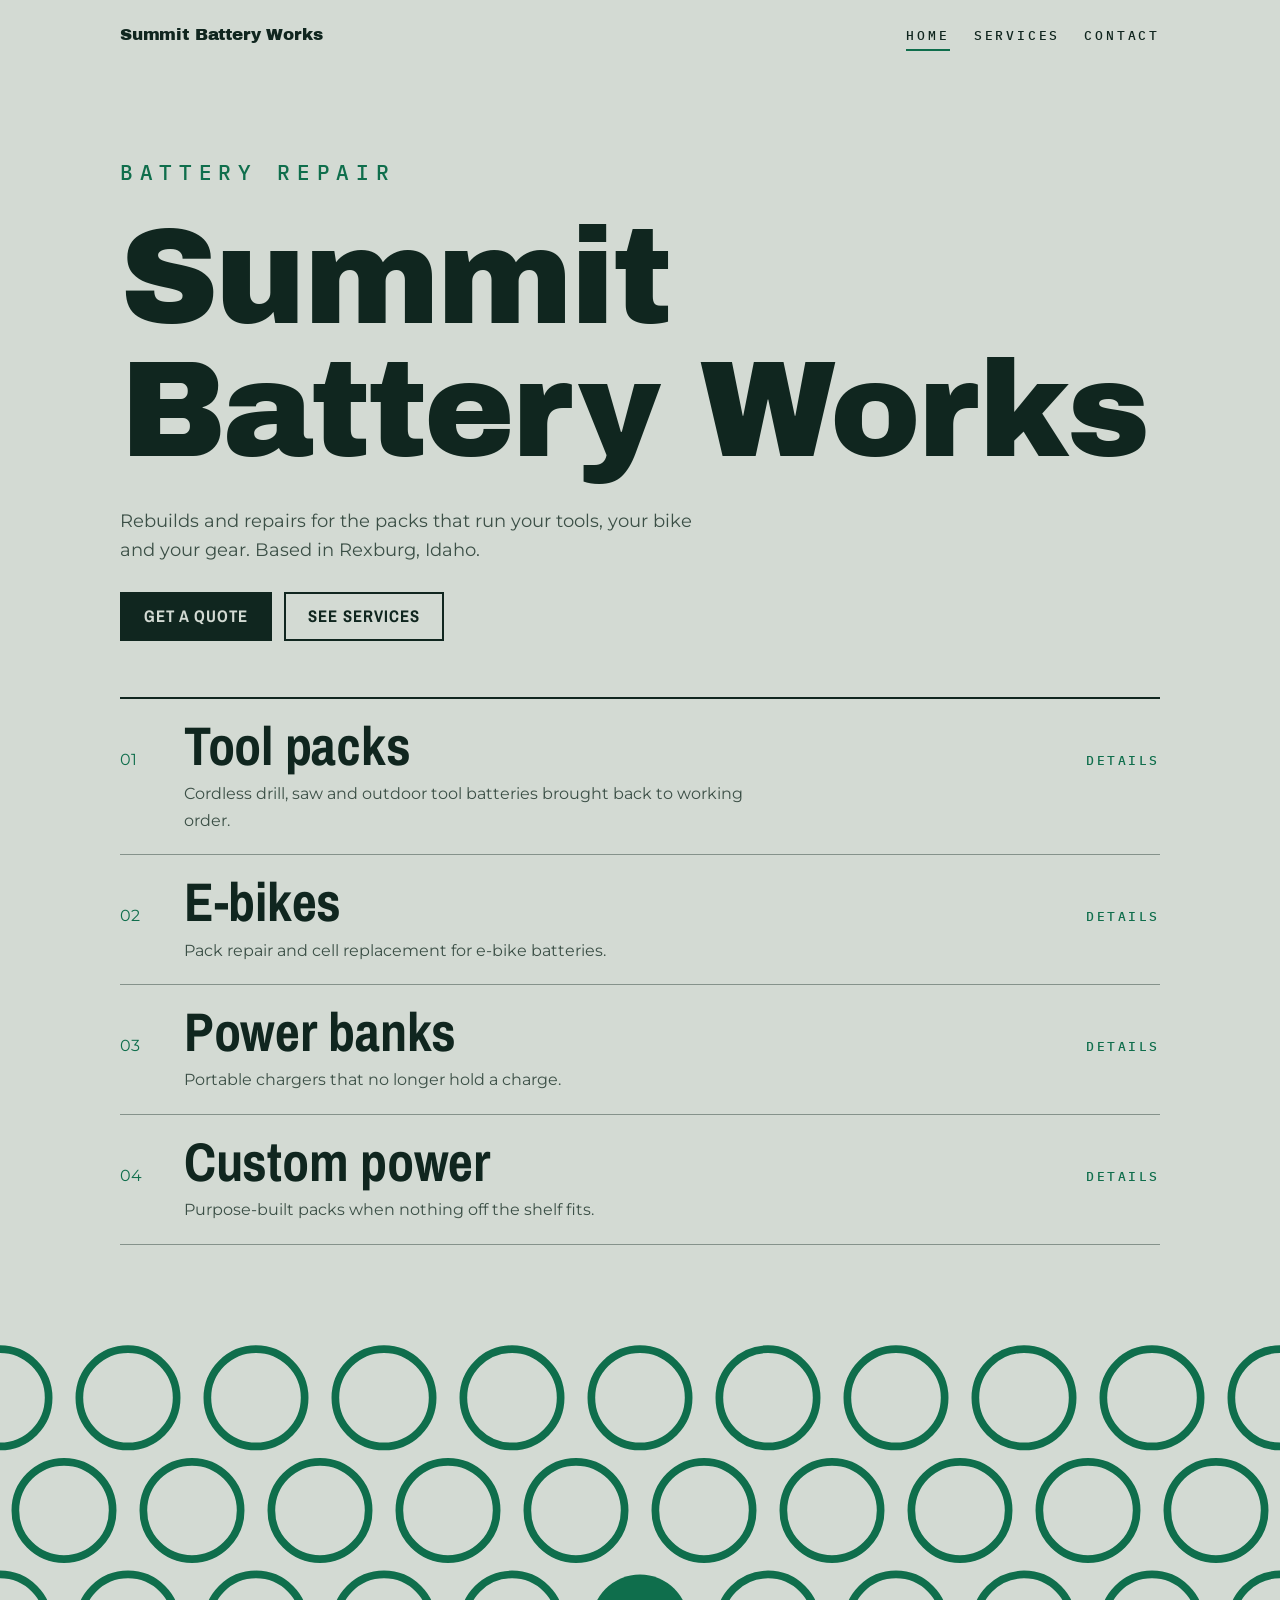
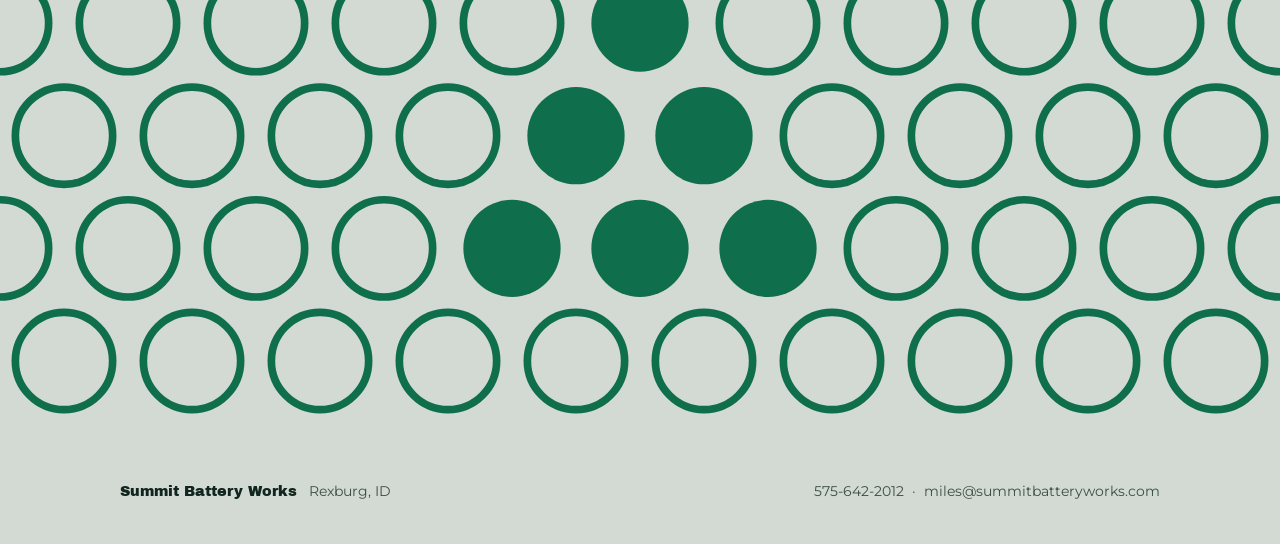
<file: index.html>
<!doctype html>
<html lang="en">
<head>
<meta charset="utf-8">
<meta name="viewport" content="width=device-width, initial-scale=1, viewport-fit=cover">
<title>Summit Battery Works</title>
<meta name="color-scheme" content="light dark">
<meta name="description" content="Battery repair in Rexburg, Idaho: tool packs, e-bikes, power banks and custom power.">
<link rel="stylesheet" href="https://fonts.googleapis.com/css2?family=Archivo+Black&family=Archivo+Narrow:wght@600;700&family=IBM+Plex+Mono:wght@500&family=Montserrat:wght@400;500;600&display=swap">
<link rel="stylesheet" href="style.css">
</head>
<body>
<div class="wrap">
  <header class="top">
    <a class="mark" href="index.html">Summit Battery Works</a>
    <nav class="nav" aria-label="Main">
      <a href="index.html" aria-current="page">Home</a>
      <a href="services.html">Services</a>
      <a href="contact.html">Contact</a>
    </nav>
  </header>

  <section class="hero">
    <p class="eyebrow">Battery Repair</p>
    <h1>Summit Battery Works</h1>
    <p class="lede">Rebuilds and repairs for the packs that run your tools, your bike and your gear. Based in Rexburg, Idaho.</p>
    <div class="cta-row">
      <a class="btn solid" href="contact.html">Get a quote</a>
      <a class="btn line" href="services.html">See services</a>
    </div>
  </section>

  <section class="section" style="padding-top:0">
    <ol class="list">
      <li><a href="services.html#tool-packs"><span class="n">01</span><span class="t">Tool packs</span><span class="go">Details</span><span class="d">Cordless drill, saw and outdoor tool batteries brought back to working order.</span></a></li>
      <li><a href="services.html#e-bikes"><span class="n">02</span><span class="t">E-bikes</span><span class="go">Details</span><span class="d">Pack repair and cell replacement for e-bike batteries.</span></a></li>
      <li><a href="services.html#power-banks"><span class="n">03</span><span class="t">Power banks</span><span class="go">Details</span><span class="d">Portable chargers that no longer hold a charge.</span></a></li>
      <li><a href="services.html#custom-power"><span class="n">04</span><span class="t">Custom power</span><span class="go">Details</span><span class="d">Purpose-built packs when nothing off the shelf fits.</span></a></li>
    </ol>
  </section>
</div>

<div class="pattern-band"><svg class="pattern" data-rows="6" preserveAspectRatio="xMidYMid slice"></svg></div>

<div class="wrap">
  <footer class="foot">
    <span><b>Summit Battery Works</b> &nbsp; Rexburg, ID</span>
    <span>575-642-2012 &nbsp;·&nbsp; miles@summitbatteryworks.com</span>
  </footer>
</div>
<script src="site.js"></script>
</body>
</html>
</file>
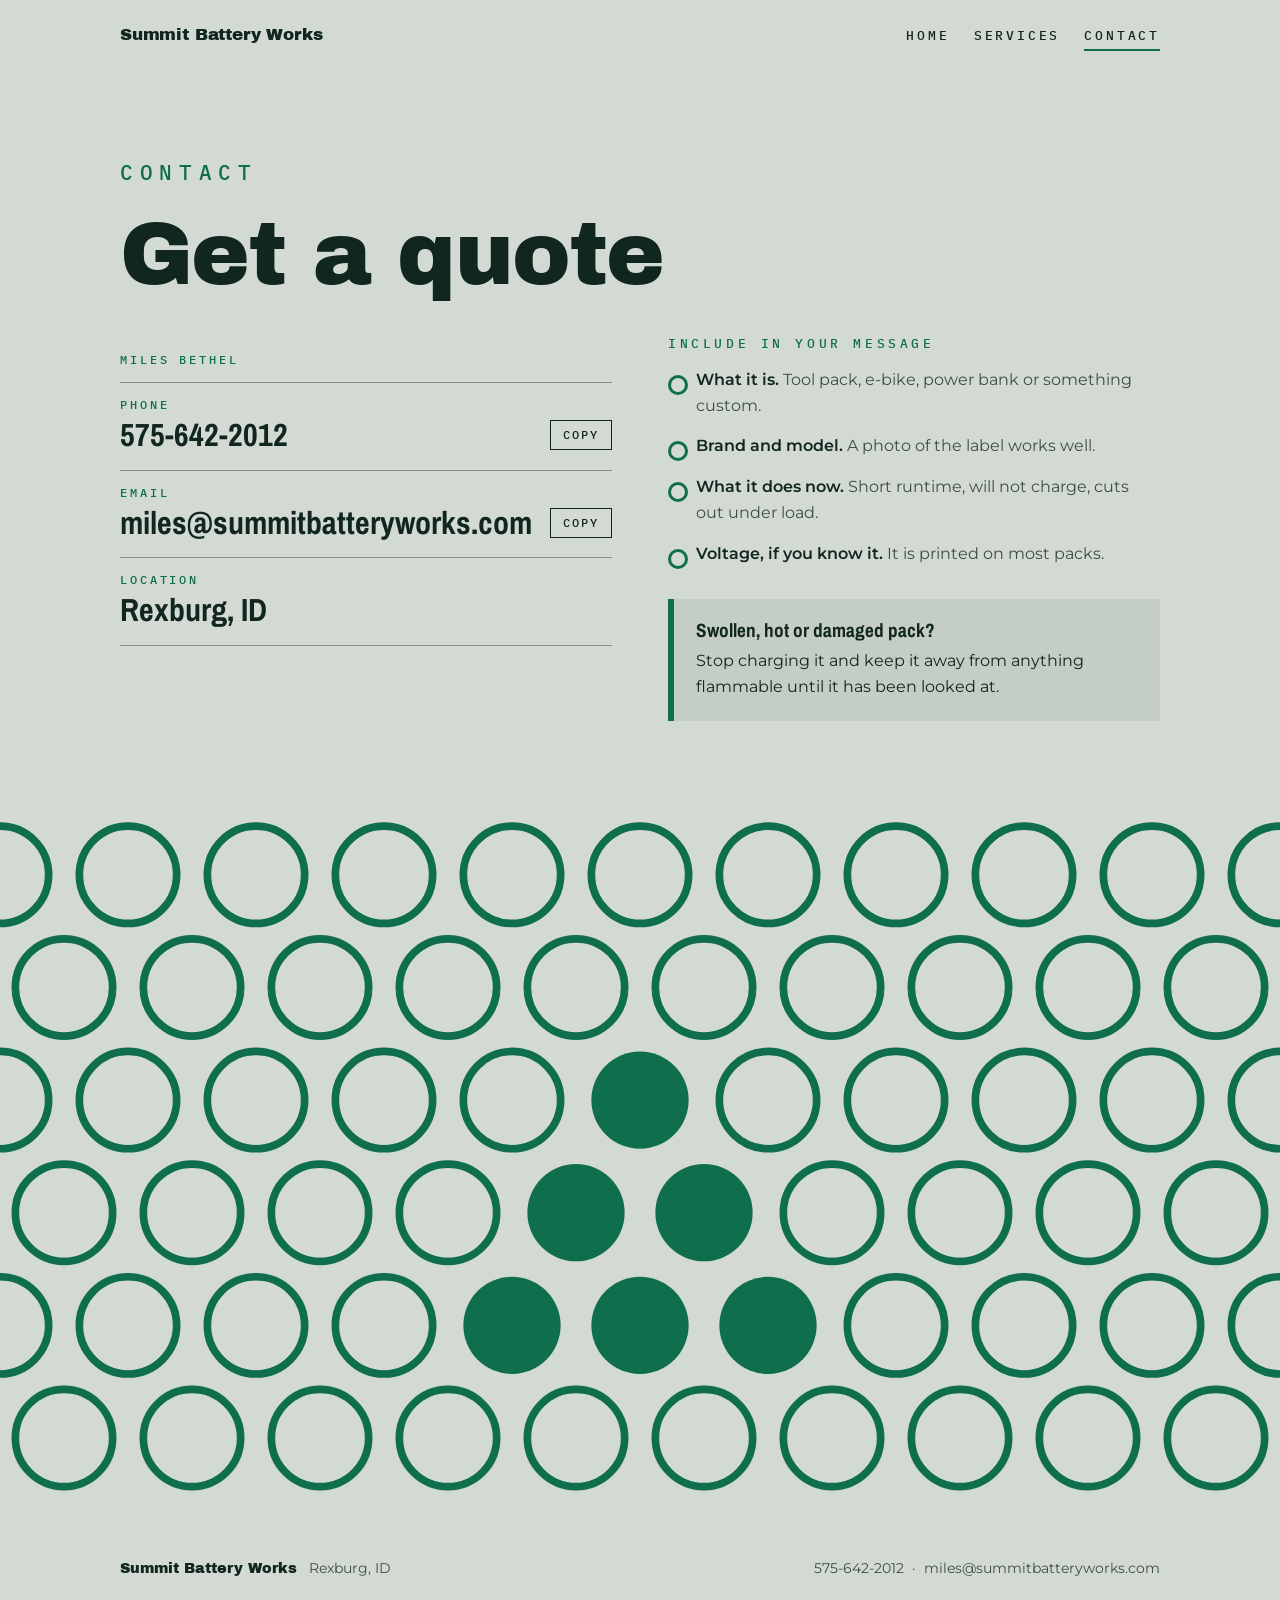
<file: contact.html>
<!doctype html>
<html lang="en">
<head>
<meta charset="utf-8">
<meta name="viewport" content="width=device-width, initial-scale=1, viewport-fit=cover">
<title>Contact Summit Battery Works</title>
<meta name="color-scheme" content="light dark">
<link rel="stylesheet" href="https://fonts.googleapis.com/css2?family=Archivo+Black&family=Archivo+Narrow:wght@600;700&family=IBM+Plex+Mono:wght@500&family=Montserrat:wght@400;500;600&display=swap">
<link rel="stylesheet" href="style.css">
</head>
<body>
<div class="wrap">
  <header class="top">
    <a class="mark" href="index.html">Summit Battery Works</a>
    <nav class="nav" aria-label="Main">
      <a href="index.html">Home</a>
      <a href="services.html">Services</a>
      <a href="contact.html" aria-current="page">Contact</a>
    </nav>
  </header>

  <section class="hero" style="padding-bottom:24px">
    <p class="eyebrow">Contact</p>
    <h1 style="font-size:clamp(2.6rem,9vw,5.5rem)">Get a quote</h1>
  </section>

  <section class="section" style="padding-top:16px">
    <div class="contact-grid">
      <div>
        <ul class="rows">
          <li><span class="k">Miles Bethel</span></li>
          <li><span class="k">Phone</span><span class="v">575-642-2012</span><button class="copy" type="button" data-copy="575-642-2012">Copy</button></li>
          <li><span class="k">Email</span><span class="v">miles@summitbatteryworks.com</span><button class="copy" type="button" data-copy="miles@summitbatteryworks.com">Copy</button></li>
          <li><span class="k">Location</span><span class="v">Rexburg, ID</span></li>
        </ul>
      </div>
      <div>
        <p class="label">Include in your message</p>
        <ul class="checklist">
          <li><b>What it is.</b> Tool pack, e-bike, power bank or something custom.</li>
          <li><b>Brand and model.</b> A photo of the label works well.</li>
          <li><b>What it does now.</b> Short runtime, will not charge, cuts out under load.</li>
          <li><b>Voltage, if you know it.</b> It is printed on most packs.</li>
        </ul>
        <div class="notice">
          <b>Swollen, hot or damaged pack?</b>
          <p>Stop charging it and keep it away from anything flammable until it has been looked at.</p>
        </div>
      </div>
    </div>
  </section>
</div>

<div class="pattern-band"><svg class="pattern" data-rows="6" preserveAspectRatio="xMidYMid slice"></svg></div>

<div class="wrap">
  <footer class="foot">
    <span><b>Summit Battery Works</b> &nbsp; Rexburg, ID</span>
    <span>575-642-2012 &nbsp;·&nbsp; miles@summitbatteryworks.com</span>
  </footer>
</div>
<script src="site.js"></script>
</body>
</html>
</file>
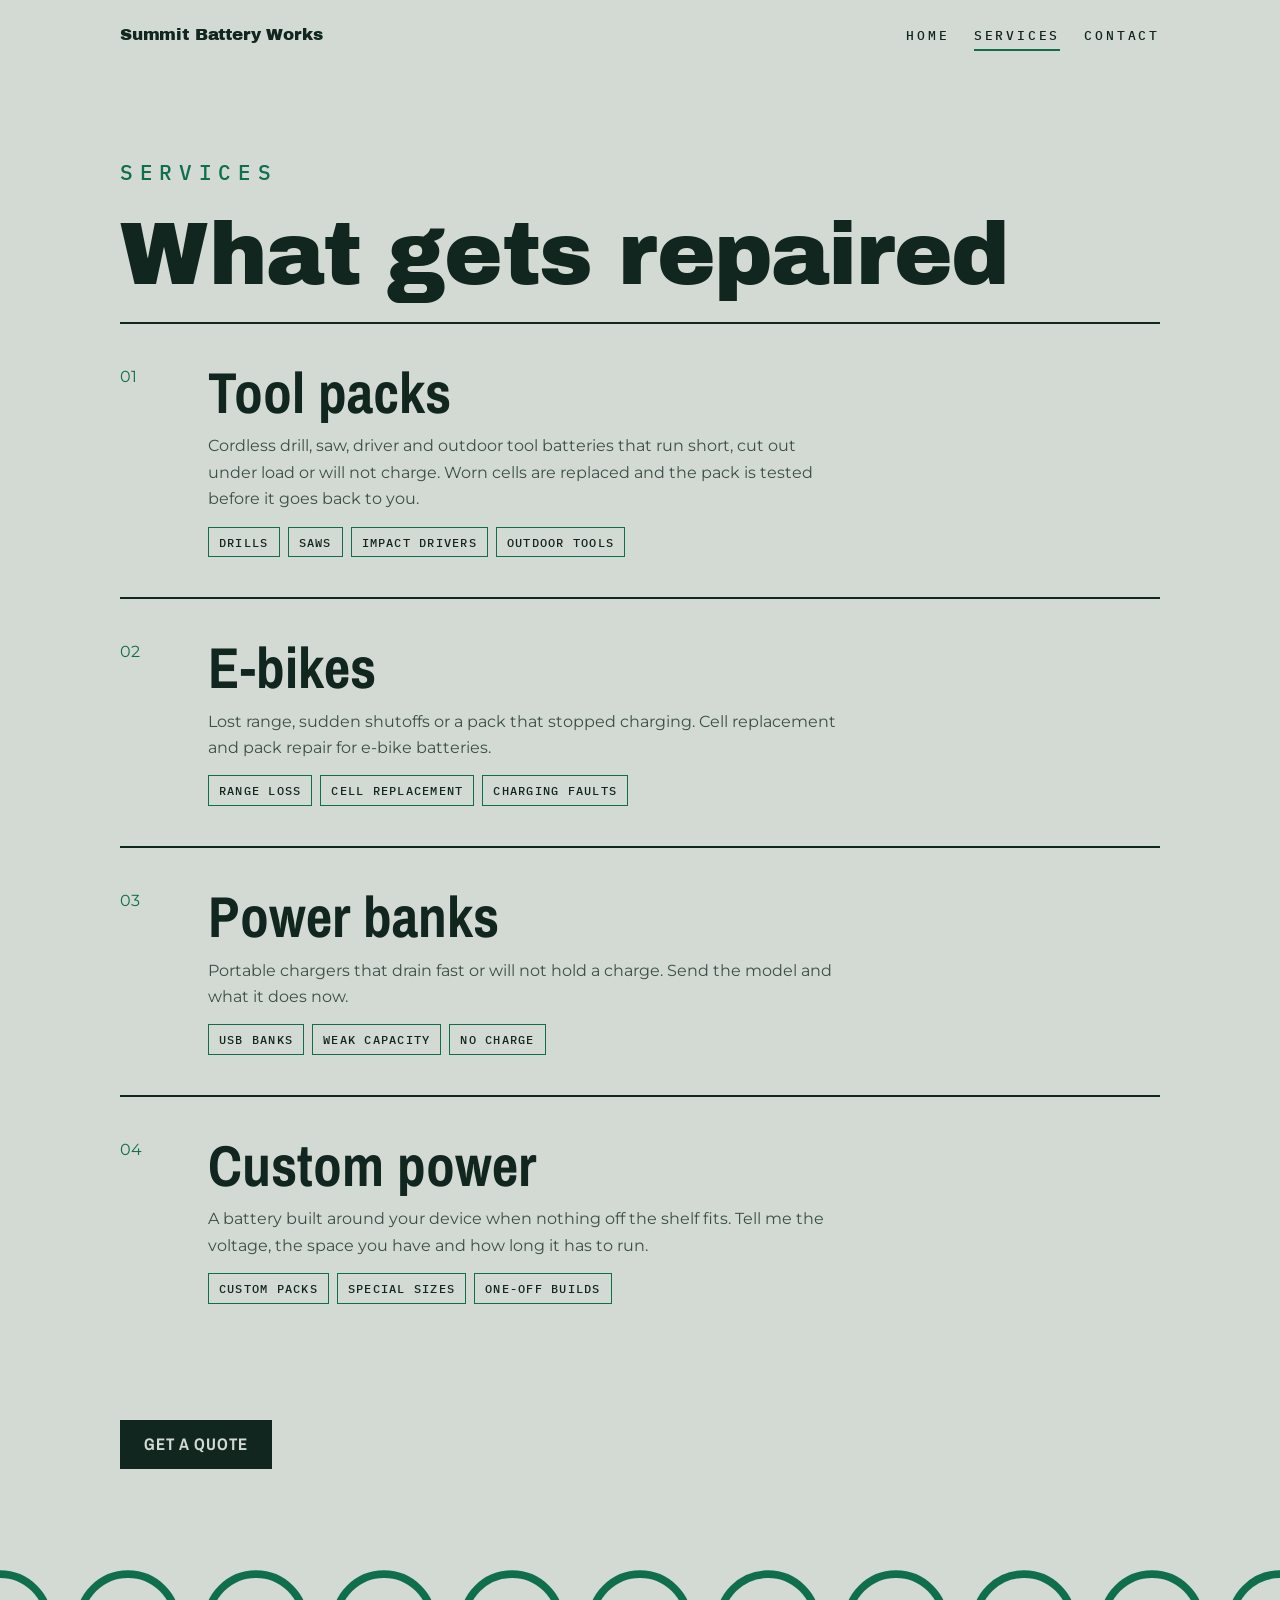
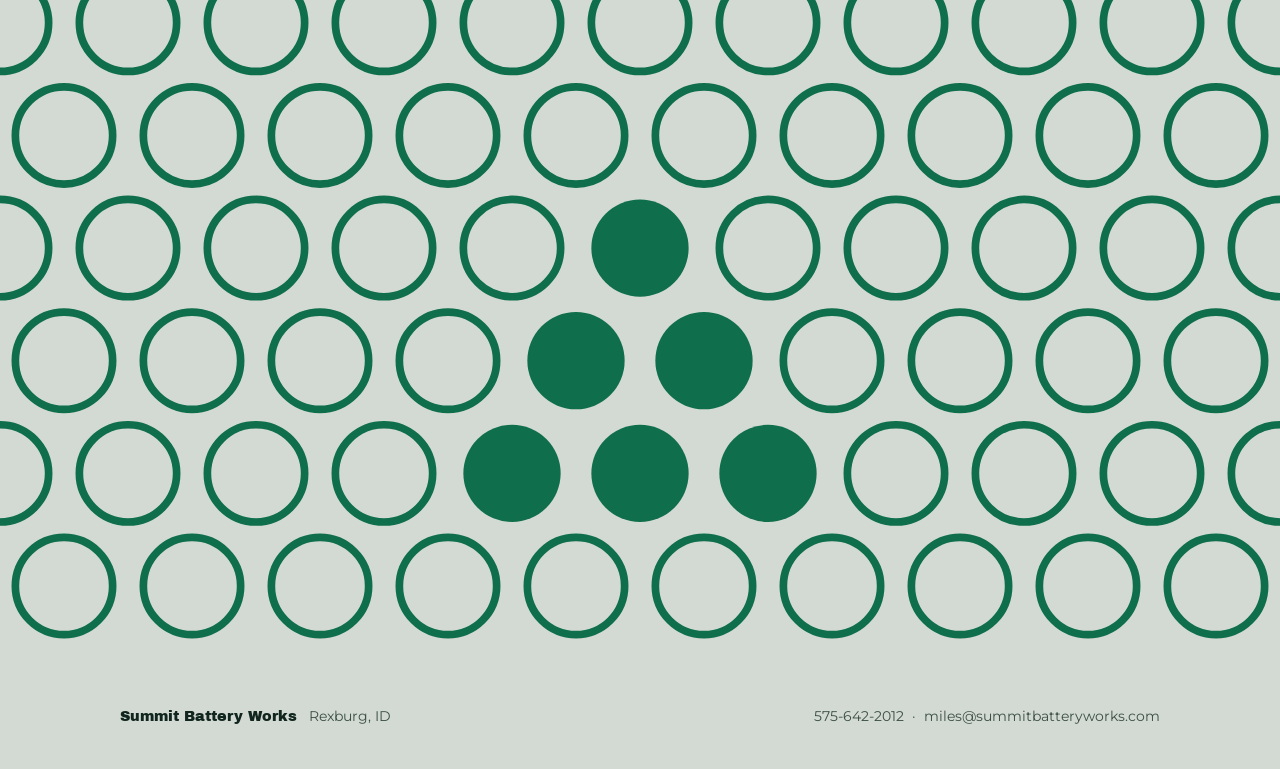
<file: services.html>
<!doctype html>
<html lang="en">
<head>
<meta charset="utf-8">
<meta name="viewport" content="width=device-width, initial-scale=1, viewport-fit=cover">
<title>Summit Battery Works Services</title>
<meta name="color-scheme" content="light dark">
<link rel="stylesheet" href="https://fonts.googleapis.com/css2?family=Archivo+Black&family=Archivo+Narrow:wght@600;700&family=IBM+Plex+Mono:wght@500&family=Montserrat:wght@400;500;600&display=swap">
<link rel="stylesheet" href="style.css">
</head>
<body>
<div class="wrap">
  <header class="top">
    <a class="mark" href="index.html">Summit Battery Works</a>
    <nav class="nav" aria-label="Main">
      <a href="index.html">Home</a>
      <a href="services.html" aria-current="page">Services</a>
      <a href="contact.html">Contact</a>
    </nav>
  </header>

  <section class="hero" style="padding-bottom:24px">
    <p class="eyebrow">Services</p>
    <h1 style="font-size:clamp(2.6rem,9vw,5.5rem)">What gets repaired</h1>
  </section>

  <section class="svc" id="tool-packs">
    <span class="n">01</span>
    <div>
      <h2>Tool packs</h2>
      <p>Cordless drill, saw, driver and outdoor tool batteries that run short, cut out under load or will not charge. Worn cells are replaced and the pack is tested before it goes back to you.</p>
      <ul><li>Drills</li><li>Saws</li><li>Impact drivers</li><li>Outdoor tools</li></ul>
    </div>
  </section>

  <section class="svc" id="e-bikes">
    <span class="n">02</span>
    <div>
      <h2>E-bikes</h2>
      <p>Lost range, sudden shutoffs or a pack that stopped charging. Cell replacement and pack repair for e-bike batteries.</p>
      <ul><li>Range loss</li><li>Cell replacement</li><li>Charging faults</li></ul>
    </div>
  </section>

  <section class="svc" id="power-banks">
    <span class="n">03</span>
    <div>
      <h2>Power banks</h2>
      <p>Portable chargers that drain fast or will not hold a charge. Send the model and what it does now.</p>
      <ul><li>USB banks</li><li>Weak capacity</li><li>No charge</li></ul>
    </div>
  </section>

  <section class="svc" id="custom-power">
    <span class="n">04</span>
    <div>
      <h2>Custom power</h2>
      <p>A battery built around your device when nothing off the shelf fits. Tell me the voltage, the space you have and how long it has to run.</p>
      <ul><li>Custom packs</li><li>Special sizes</li><li>One-off builds</li></ul>
    </div>
  </section>

  <section class="section">
    <div class="cta-row">
      <a class="btn solid" href="contact.html">Get a quote</a>
    </div>
  </section>
</div>

<div class="pattern-band"><svg class="pattern" data-rows="6" preserveAspectRatio="xMidYMid slice"></svg></div>

<div class="wrap">
  <footer class="foot">
    <span><b>Summit Battery Works</b> &nbsp; Rexburg, ID</span>
    <span>575-642-2012 &nbsp;·&nbsp; miles@summitbatteryworks.com</span>
  </footer>
</div>
<script src="site.js"></script>
</body>
</html>
</file>
<file: style.css>
/* Layout: one column of big type, a hex-ring pattern band closing each page, mirrors the card (sage front / deep green back) */
:root {
  --bg: #d3dad3;
  --bg-2: #c4cec4;
  --ink: #10261f;
  --ink-soft: #3b4f46;
  --green: #0f6e4c;
  --ring: #0f6e4c;
  --fill: #0f6e4c;
  --rule: #10261f;
  --display: "Archivo Black", "Arial Black", Impact, sans-serif;
  --narrow: "Archivo Narrow", "Arial Narrow", "Helvetica Neue", sans-serif;
  --body: "Montserrat", "Segoe UI", system-ui, sans-serif;
  --mono: "IBM Plex Mono", ui-monospace, Menlo, monospace;
}
@media (prefers-color-scheme: dark) {
  :root:not([data-theme="light"]) {
    --bg: #10261f; --bg-2: #17332a; --ink: #eef3ee; --ink-soft: #a9bdb2;
    --green: #7dd8b0; --ring: #7dd8b0; --fill: #7dd8b0; --rule: #7dd8b0;
    color-scheme: dark;
  }
}
:root[data-theme="dark"] {
  --bg: #10261f; --bg-2: #17332a; --ink: #eef3ee; --ink-soft: #a9bdb2;
  --green: #7dd8b0; --ring: #7dd8b0; --fill: #7dd8b0; --rule: #7dd8b0;
  color-scheme: dark;
}

* { box-sizing: border-box; }
body {
  margin: 0;
  background: var(--bg);
  color: var(--ink);
  font: 400 1rem/1.65 var(--body);
  padding-left: max(16px, env(safe-area-inset-left, 0px));
  padding-right: max(16px, env(safe-area-inset-right, 0px));
}
a { color: inherit; }
:focus-visible { outline: 3px solid var(--green); outline-offset: 3px; }

.wrap { max-width: 1040px; margin: 0 auto; }

/* header */
.top {
  display: flex; flex-wrap: wrap; gap: 12px 32px;
  align-items: baseline; justify-content: space-between;
  padding-block: 24px;
}
.mark { font: 400 1.05rem/1 var(--display); text-decoration: none; letter-spacing: -0.01em; }
.nav { display: flex; gap: 24px; flex-wrap: wrap; }
.nav a {
  font: 500 0.8rem/1 var(--mono); letter-spacing: 0.22em; text-transform: uppercase;
  text-decoration: none; padding-block: 6px; border-bottom: 2px solid transparent;
}
.nav a:hover, .nav a[aria-current="page"] { border-bottom-color: var(--green); }

.eyebrow {
  font: 500 clamp(0.95rem, 2.4vw, 1.3rem)/1 var(--mono);
  letter-spacing: 0.32em; text-transform: uppercase; color: var(--green); margin: 0;
}

/* hero */
.hero { padding-block: clamp(32px, 7vw, 88px) clamp(32px, 5vw, 56px); display: grid; gap: 28px; }
.hero h1 {
  margin: 0; font: 400 clamp(3.2rem, 13vw, 8.5rem)/0.98 var(--display);
  letter-spacing: -0.02em; text-wrap: balance;
}
.hero .lede { max-width: 38rem; font-size: 1.1rem; color: var(--ink-soft); margin: 0; }
.cta-row { display: flex; flex-wrap: wrap; gap: 12px; }
.btn {
  display: inline-block; padding: 14px 22px; text-decoration: none;
  font: 700 1.05rem/1 var(--narrow); letter-spacing: 0.06em; text-transform: uppercase;
  border: 2px solid var(--ink);
}
.btn.solid { background: var(--ink); color: var(--bg); }
.btn.solid:hover { background: var(--green); border-color: var(--green); color: var(--bg); }
.btn.line:hover { background: var(--ink); color: var(--bg); }

/* pattern band */
.pattern { display: block; width: 100%; height: auto; }
.pattern-band { margin-inline: calc(-1 * max(16px, env(safe-area-inset-left, 0px))); overflow: hidden; }
.pattern-band .pattern { width: 100%; min-width: 640px; margin-left: 50%; transform: translateX(-50%); }

/* service list */
.list { margin: 0; padding: 0; list-style: none; border-top: 2px solid var(--rule); }
.list li { border-bottom: 1px solid color-mix(in srgb, var(--rule) 40%, transparent); }
.list a {
  display: grid; grid-template-columns: 3rem 1fr auto; gap: 8px 16px; align-items: baseline;
  padding-block: 20px; text-decoration: none;
}
.list .n { font: 400 1rem/1 var(--body); color: var(--green); }
.list .t { font: 700 clamp(2rem, 6vw, 3.4rem)/1 var(--narrow); letter-spacing: -0.005em; }
.list .d { grid-column: 2; color: var(--ink-soft); max-width: 36rem; }
.list .go { font: 500 0.8rem/1 var(--mono); letter-spacing: 0.2em; text-transform: uppercase; color: var(--green); }
.list a:hover .t { color: var(--green); }

.section { padding-block: clamp(40px, 6vw, 80px); }
.section h2 { margin: 0 0 24px; font: 700 clamp(2rem, 5vw, 3rem)/1.05 var(--narrow); text-wrap: balance; }
.label {
  font: 500 0.8rem/1 var(--mono); letter-spacing: 0.28em; text-transform: uppercase;
  color: var(--green); margin: 0 0 16px;
}

/* two-column text */
.cols { display: grid; grid-template-columns: repeat(auto-fit, minmax(min(100%, 280px), 1fr)); gap: 32px; }
.cols > * { min-width: 0; }
.cols p { margin: 0 0 12px; color: var(--ink-soft); }
.cols h3 { margin: 0 0 8px; font: 700 1.6rem/1.1 var(--narrow); }

/* service detail */
.svc { display: grid; grid-template-columns: 4rem 1fr; gap: 8px 24px; padding-block: 40px; border-top: 2px solid var(--rule); }
.svc > * { min-width: 0; }
.svc .n { font: 400 1rem/1.6 var(--body); color: var(--green); }
.svc h2 { margin: 0 0 12px; font: 700 clamp(2.2rem, 6vw, 3.6rem)/1 var(--narrow); }
.svc p { margin: 0 0 14px; max-width: 40rem; color: var(--ink-soft); }
.svc ul { margin: 0; padding: 0; list-style: none; display: flex; flex-wrap: wrap; gap: 8px; }
.svc li { font: 500 0.78rem/1 var(--mono); letter-spacing: 0.1em; text-transform: uppercase; padding: 8px 10px; border: 1.5px solid var(--green); }

/* contact */
.contact-grid { display: grid; grid-template-columns: repeat(auto-fit, minmax(min(100%, 320px), 1fr)); gap: 32px 56px; }
.contact-grid > * { min-width: 0; }
.rows { margin: 0; padding: 0; list-style: none; }
.rows li { display: flex; flex-wrap: wrap; gap: 6px 16px; align-items: center; justify-content: space-between; padding-block: 16px; border-bottom: 1px solid color-mix(in srgb, var(--rule) 40%, transparent); }
.rows .k { font: 500 0.75rem/1 var(--mono); letter-spacing: 0.24em; text-transform: uppercase; color: var(--green); width: 100%; }
.rows .v { font: 700 clamp(1.4rem, 4vw, 2rem)/1.15 var(--narrow); overflow-wrap: anywhere; }
.copy {
  font: 500 0.75rem/1 var(--mono); letter-spacing: 0.16em; text-transform: uppercase;
  background: none; color: var(--ink); border: 1.5px solid var(--ink); padding: 8px 12px; cursor: pointer;
}
.copy:hover { background: var(--ink); color: var(--bg); }
.checklist { margin: 0; padding: 0; list-style: none; display: grid; gap: 14px; }
.checklist li { padding-left: 28px; position: relative; color: var(--ink-soft); }
.checklist li::before {
  content: ""; position: absolute; left: 0; top: 0.5em; width: 14px; height: 14px;
  border: 3px solid var(--ring); border-radius: 50%;
}
.checklist b { color: var(--ink); font-weight: 600; }
.notice { background: var(--bg-2); padding: 20px 22px; border-left: 6px solid var(--green); margin-top: 32px; }
.notice p { margin: 0; }
.notice b { font: 700 1.2rem/1.2 var(--narrow); display: block; margin-bottom: 6px; }

/* footer */
.foot { padding-block: 32px 40px; display: flex; flex-wrap: wrap; gap: 8px 32px; justify-content: space-between; color: var(--ink-soft); font-size: 0.9rem; }
.foot b { color: var(--ink); font-family: var(--display); font-weight: 400; }

@media (max-width: 520px) {
  .list a { grid-template-columns: 2.2rem 1fr; }
  .list .go { display: none; }
  .svc { grid-template-columns: 1fr; }
}
@media (prefers-reduced-motion: reduce) { * { transition: none !important; animation: none !important; } }
</file>
